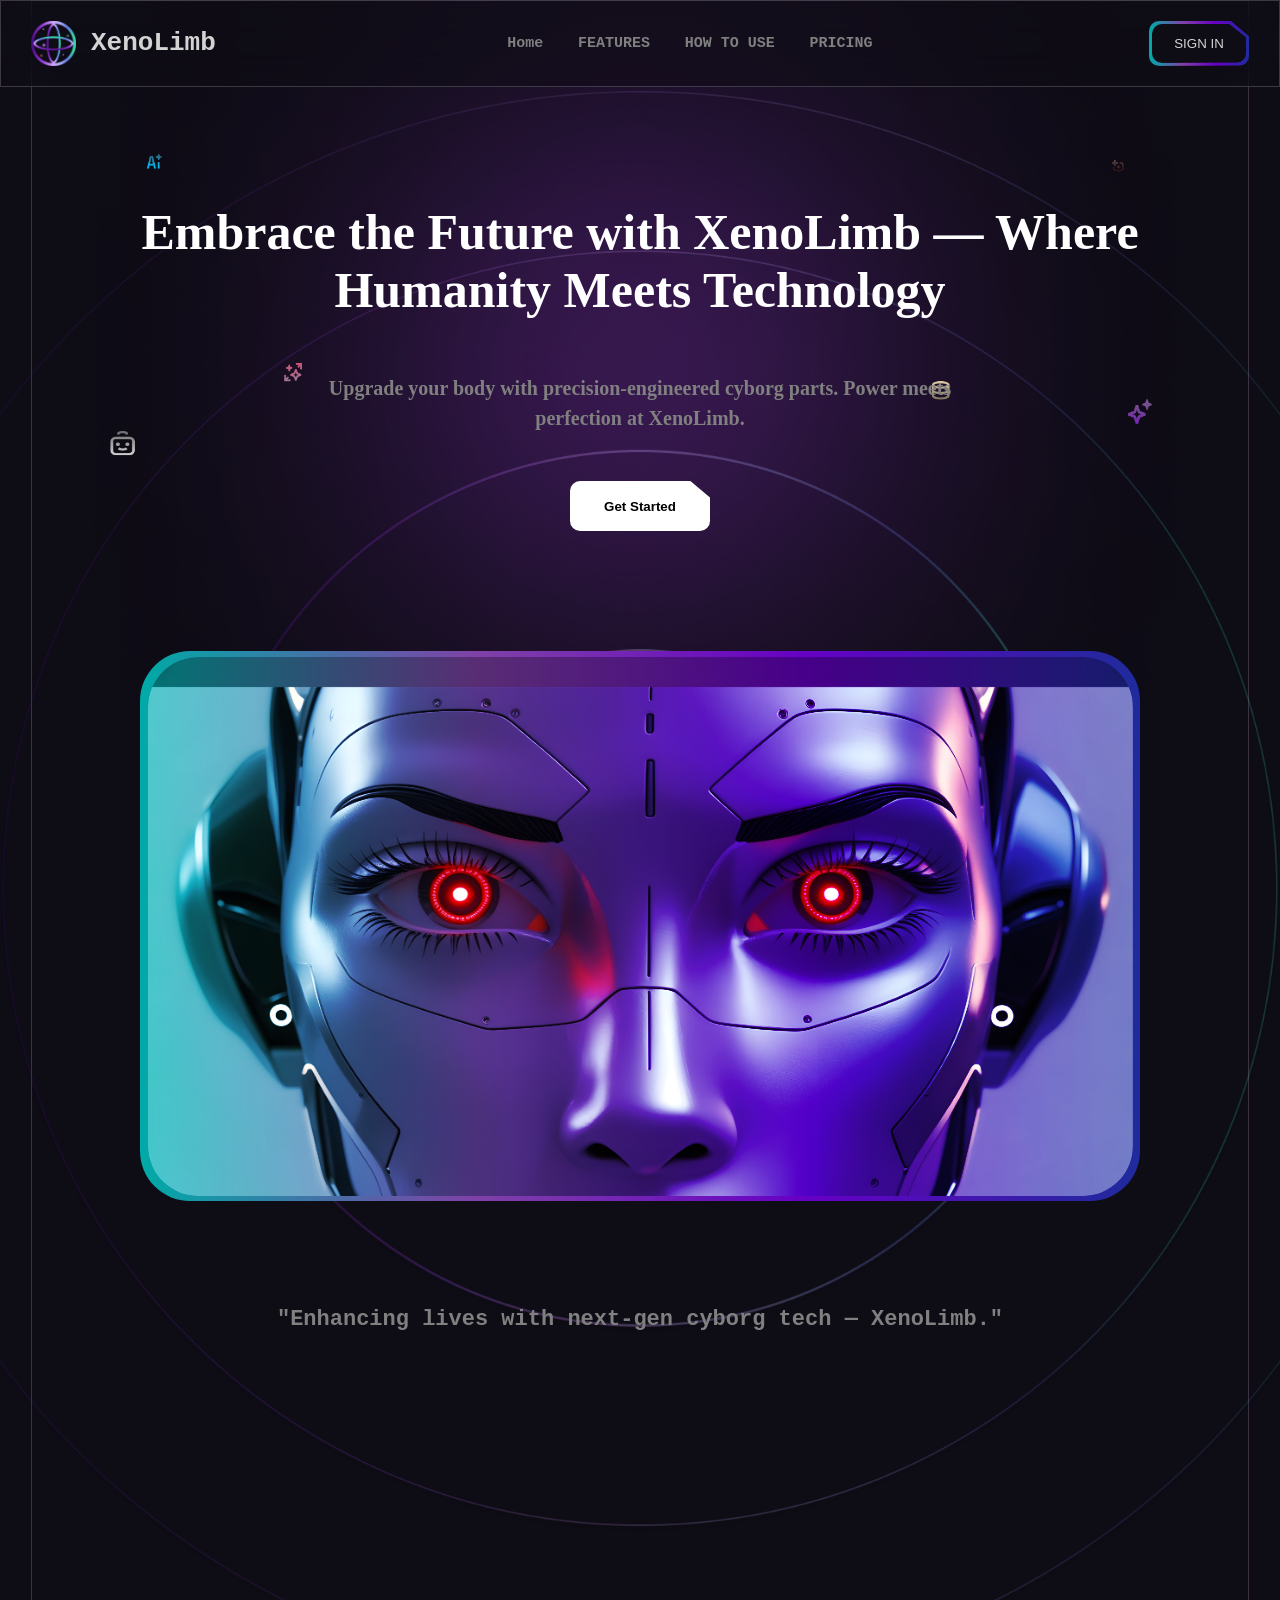
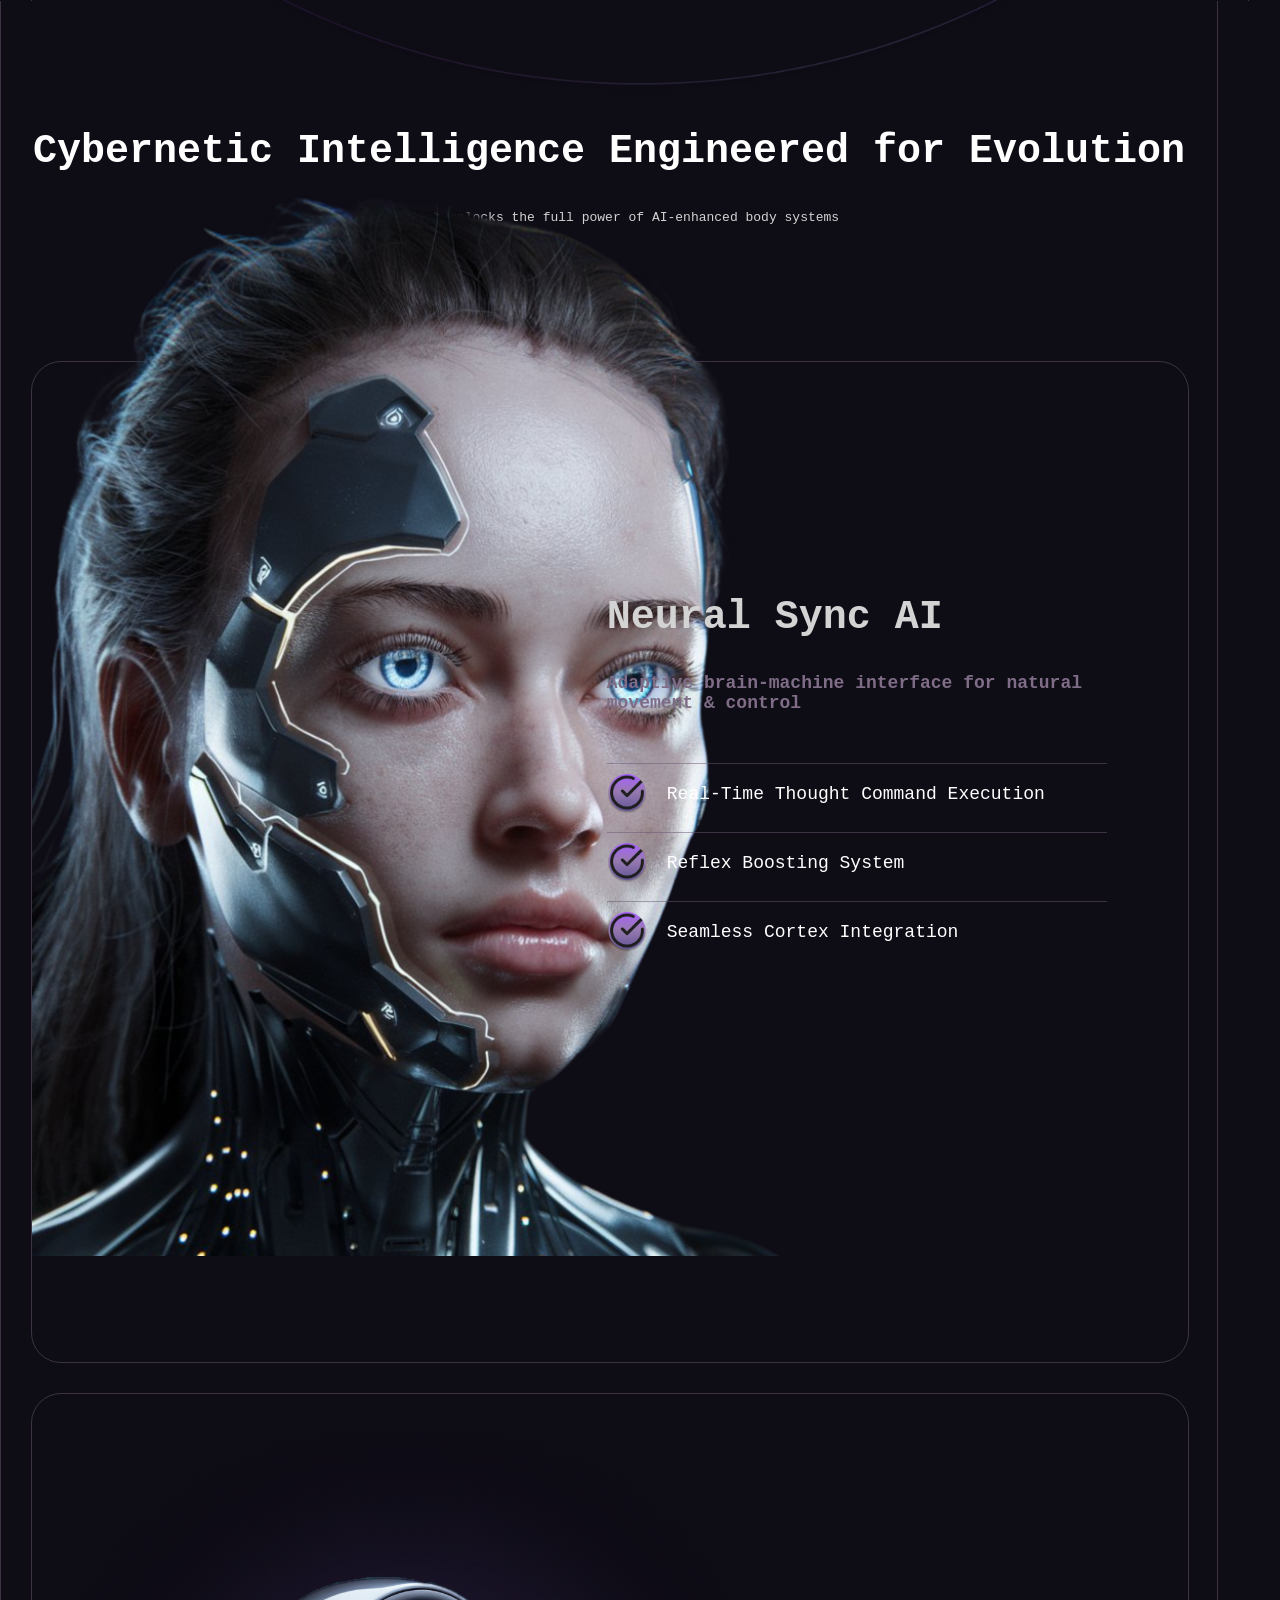
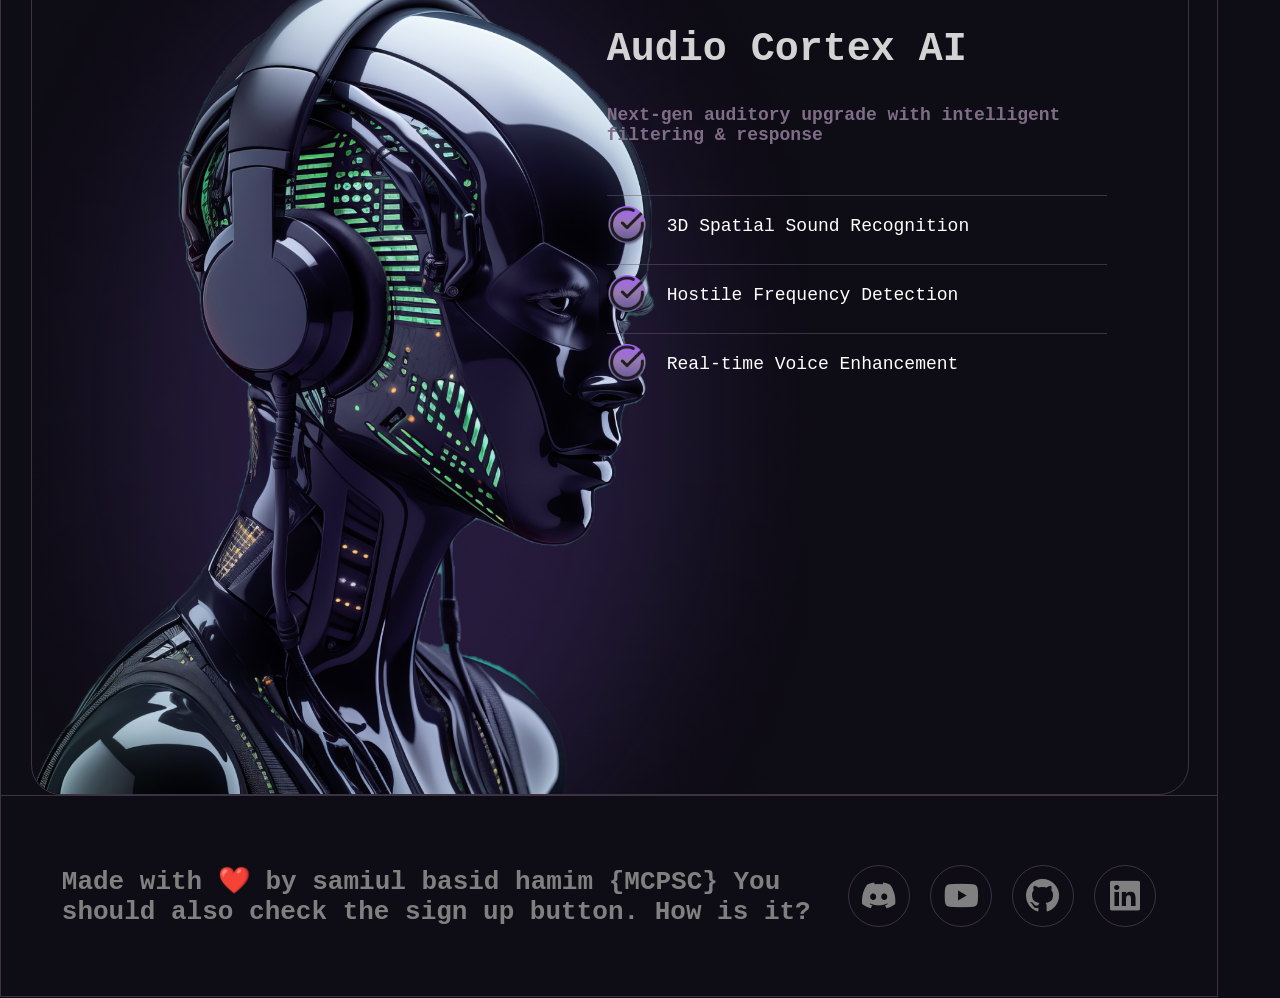
<file: index.html>
<!DOCTYPE html>
<html lang="en">
<head>
    <meta charset="UTF-8" />
    <meta name="viewport" content="width=device-width, initial-scale=1.0" />
    <title>XenoLimb</title>
    <link rel="stylesheet" href="style.css" />
    <link href='https://unpkg.com/boxicons@2.1.4/css/boxicons.min.css' rel='stylesheet' />
</head>
<body>
    <div class="container">
        <header>
            <div class="head-left">
                <img src="images/logo.png" alt="logo" />
                <h1>XenoLimb</h1>
            </div>

            <ul>
                <li><a href="index.html">Home</a></li>
                <li><a href="features.html">FEATURES</a></li>
                <li><a href="howtouse.html">HOW TO USE</a></li>
                <li><a href="pricing.html">PRICING</a></li>
                
            </ul>

            <div class="head-right">
                <div class="button-box">
                    <button id="signinButton">SIGN IN</button>
                </div>
            </div>

            <div class="menu-icon">
                <i class='bx bx-menu'></i>
            </div>
        </header>

        <div class="sidebar">
            <div class="close-icon">
                <i class='bx bx-x'></i>
            </div>

            <ul>
                <li><a href="features.html">FEATURES</a></li>
                <li><a href="pricing.html">PRICING</a></li>
                <li><a href="howtouse.html">HOW TO USE</a></li>
                <li><a href="roadmap.html">ROADMAP</a></li>
            </ul>

            <div class="social-sidebar">
                <a href="#"><i class='bx bxl-discord-alt'></i></a>
                <a href="#"><i class='bx bxl-youtube'></i></a>
                <a href="#"><i class='bx bxl-github'></i></a>
                <a href="#"><i class='bx bxl-linkedin-square'></i></a>
            </div>

            <div class="button-box">
                <button id="signinButton">SIGN IN</button>
            </div>
        </div>


        
        <section class="hero">
            <img class="hero-blur-image" src="images/hero blur img.png" alt="">
            <img class="hero-icons-image parallax" data-speed="4" src="images/hero icons img.png" alt="">
            <img class="hero-rings-image" src="images/hero rings icon.png" alt="">



            <h1>Embrace the Future with XenoLimb — Where Humanity Meets Technology</h1>
            <h3>Upgrade your body with precision-engineered cyborg parts. Power meets perfection at XenoLimb.</h3>
            <button>Get Started</button>

            <div class="hero-image-box">
                <div class="robot-box">
                    <div class="robot-header"></div>
                    <img src="images/robot1.png" alt="ribot-img">
                </div>

               

              
            </div>

            <h4>"Enhancing lives with next-gen cyborg tech — XenoLimb."</h4>

            
            </div>
        </section>

        <div id="signinPage" class="signin-page-box">
            <div class="signin-page">
                <h1>Sign In</h1>
                <input type="text" placeholder="User Name">
                <input type="text" placeholder="Email">
                <input type="text" placeholder="Password">
                <button>Sign in</button>
                <p>Login</p>
                <div id="closeIcon"><i class='bx bx-x'></i></div>
            </div>
        </div>



        

        <section class="generative-section">
            <h1> Cybernetic Intelligence Engineered for Evolution</h1>
            <p></p>XenoLimb unlocks the full power of AI-enhanced body systems</p>

            <div class="grid-box">
                <!-- Card 1 -->
                <div class="grid-card grid1 autoBlur">
                    <img src="images/service-1.png" alt="" class="grid1-robot-img">
                    <div class="info">
                        <h2>Neural Sync AI</h2>
                        <h4>Adaptive brain-machine interface for natural movement & control</h4>
                        <p><img src="images/Check circle.png" alt=""> Real-Time Thought Command Execution</p>
                        <p><img src="images/Check circle.png" alt=""> Reflex Boosting System</p>
                        <p><img src="images/Check circle.png" alt=""> Seamless Cortex Integration</p>
                    </div>
                </div>
        

        
                <!-- Card 4 -->
                <div class="grid-card grid4 autoBlur">
                    <img src="images/service-4.png" alt="" class="grid4-robot-img">
                    <div class="info">
                        <h2>Audio Cortex AI</h2>
                        <h4>Next-gen auditory upgrade with intelligent filtering & response</h4>
                        <p><img src="images/Check circle.png" alt=""> 3D Spatial Sound Recognition</p>
                        <p><img src="images/Check circle.png" alt=""> Hostile Frequency Detection</p>
                        <p><img src="images/Check circle.png" alt=""> Real-time Voice Enhancement</p>
                    </div>
                </div>
            </div>
        </section>

       
        </seccction>

        <footer>
            <h1>Made with ❤️ by samiul basid hamim {MCPSC} You should also check the sign up button. How is it?</h1>
            <div class="box-icons">
                <a href="#"><i class='bx bxl-discord-alt' ></i></a>
                <a href="#"><i class='bx bxl-youtube' ></i></a>
                <a href="#"><i class='bx bxl-github' ></i></a>
                <a href="#"><i class='bx bxl-linkedin-square' ></i></a>
            </div>
        </footer>

    </div>
    
    <script src="app.js"></script>
</body>
</html>
</file>
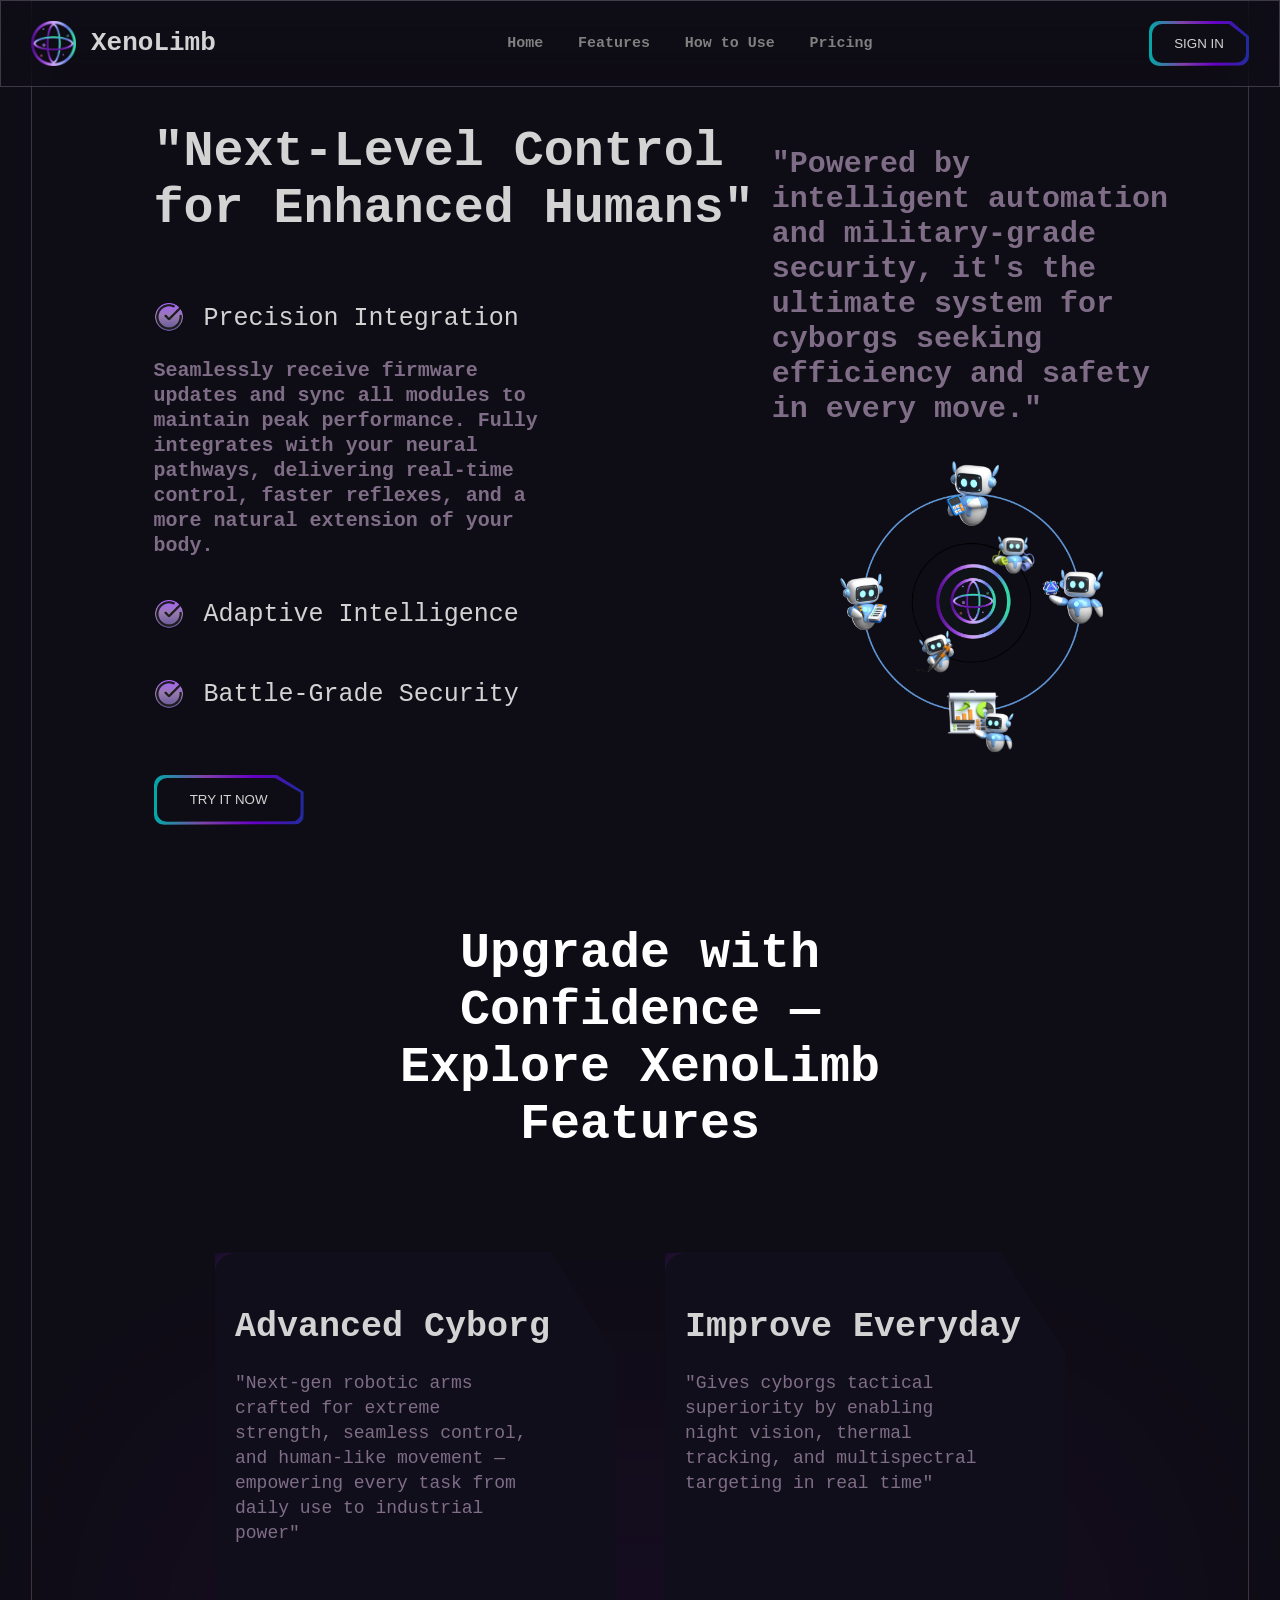
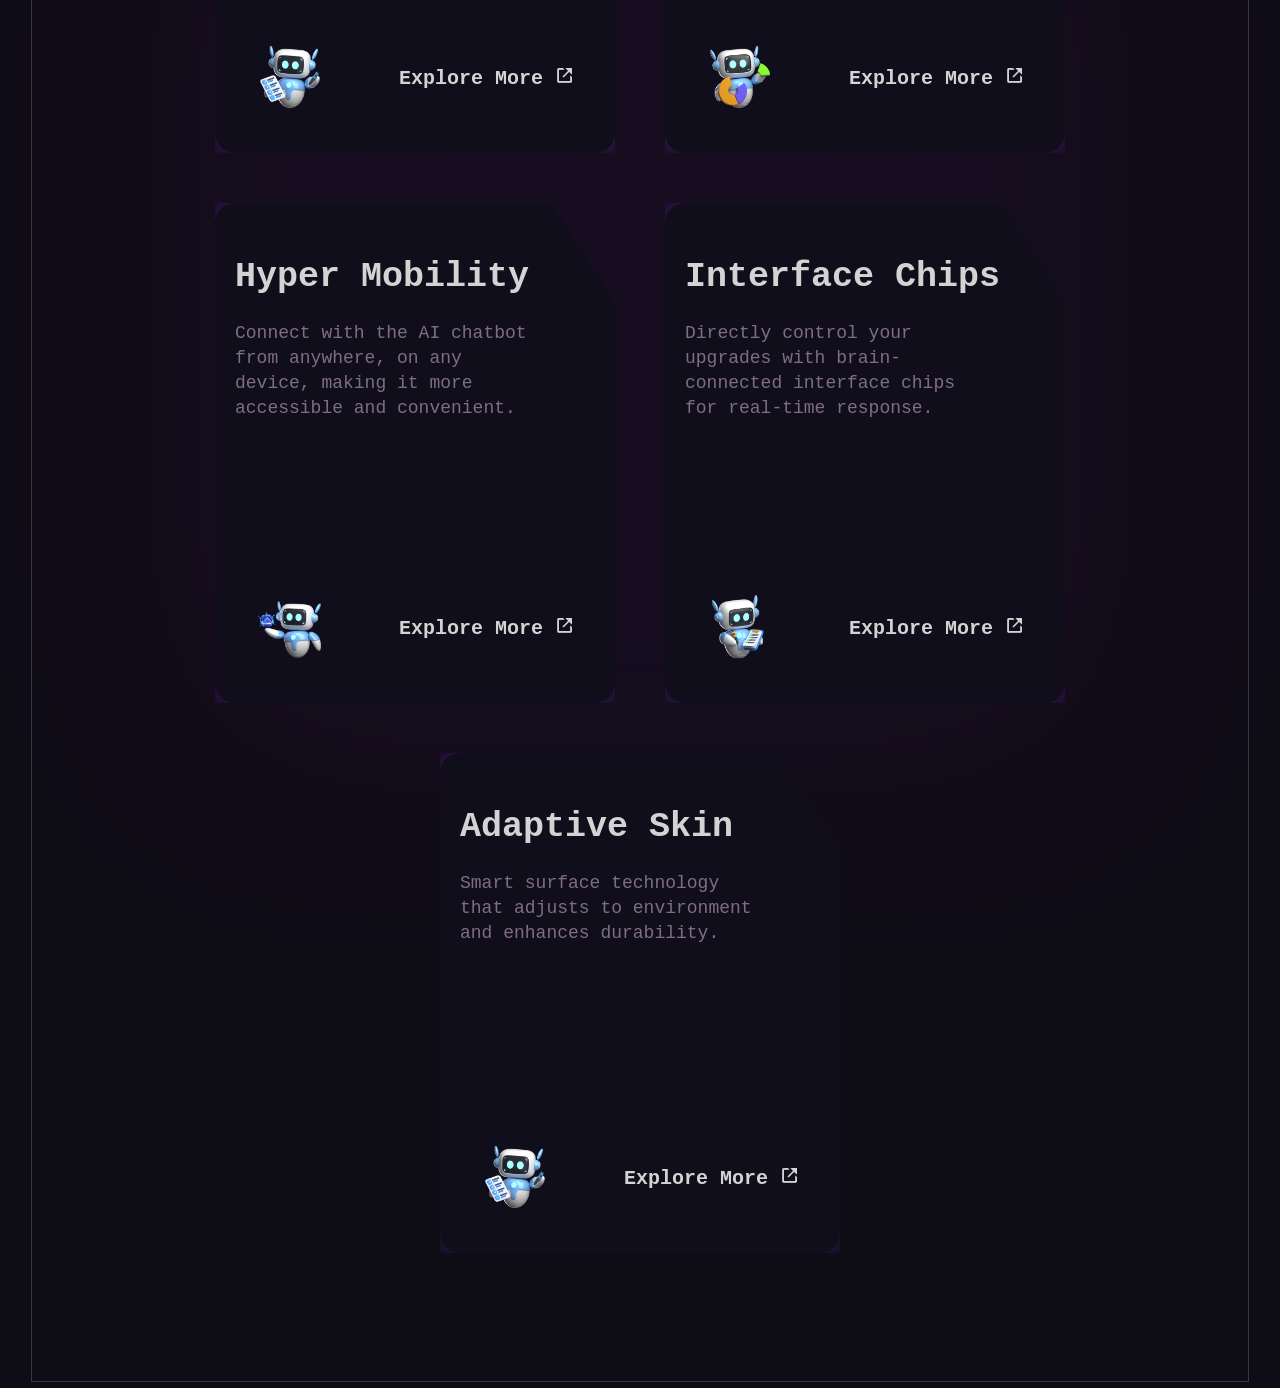
<file: features.html>
<!DOCTYPE html>
<html lang="en">
<head>
    <meta charset="UTF-8">
    <meta name="viewport" content="width=device-width, initial-scale=1.0">
    <title>Features | XenoLimb</title>
    <link rel="stylesheet" href="style.css">
    <link href='https://unpkg.com/boxicons@2.1.4/css/boxicons.min.css' rel='stylesheet'>
</head>
<body>
    <div class="container">
        <header>
            <div class="head-left">
                <img src="images/logo.png" alt="logo">
                <h1>XenoLimb</h1>
            </div>

            <ul>
                <li><a href="index.html">Home</a></li>
                <li><a href="features.html" class="active">Features</a></li>
                <li><a href="howtouse.html">How to Use</a></li>
                <li><a href="pricing.html">Pricing</a></li>

            </ul>

            <div class="head-right">
                <div class="button-box">
                    <button id="signinButton">SIGN IN</button>
                </div>
            </div>

            <div class="menu-icon">
                <i class='bx bx-menu'></i>
            </div>
        </header>


        <section class="chatApp-section">
            <div class="left-container">
                <h1 class="fadeInLeft">"Next-Level Control for Enhanced Humans"</h1>
                <p class="fadeInLeft"><img src="images/Check circle.png" alt=""> Precision Integration</p>

                <h2 class="fadeInLeft">Seamlessly receive firmware updates and sync all modules to maintain peak performance. Fully integrates with your neural pathways, delivering real-time control, faster reflexes, and a more natural extension of your body.</h2>
                
                <p class="fadeInLeft"><img src="images/Check circle.png" alt=""> Adaptive Intelligence</p>
                <p class="fadeInLeft"><img src="images/Check circle.png" alt=""> Battle-Grade Security</p>

                <div class="button-box fadeInLeft">
                    <button id="signinButton">TRY IT NOW</button>
                </div>
            </div>

            <div class="right-container">
                <h2 class="fadeInRight">"Powered by intelligent automation and military-grade security, it's the ultimate system for cyborgs seeking efficiency and safety in every move."</h2>
                <img class="fadeInRight" src="images/tools group.png" alt="">
            </div>
        </section>





        <section class="features-section">
            <h1>Upgrade with Confidence — Explore XenoLimb Features</h1>

            <div class="features-gradient"></div>

            <div class="features-card-box">
                <div class="features-card autoDisplay">
                    <h2>Advanced Cyborg </h2>
                    <p>"Next-gen robotic arms crafted for extreme strength, seamless control, and human-like movement — empowering every task from daily use to industrial power"</p>
                    <div class="explore-more">
                        <img src="images/feature1.png" alt="">
                        <a href="#">Explore More <i class='bx bx-link-external'></i></a>
                    </div>

                    <img class="features-back-img" src="images/features back img.png" alt="">
                </div>

                <div class="features-card autoDisplay">
                    <h2>Improve Everyday</h2>
                    <p>"Gives cyborgs tactical superiority by enabling night vision, thermal tracking, and multispectral targeting in real time"</p>

                    <div class="explore-more">
                        <img src="images/feature2.png" alt="">
                        <a href="#">Explore More <i class='bx bx-link-external'></i></a>
                    </div>

                    <img class="features-back-img" src="images/features back img.png" alt="">
                </div>

                <div class="features-card autoDisplay">
                    <h2>Hyper Mobility </h2>
                    <p>Connect with the AI chatbot from anywhere, on any device, making it more accessible and convenient.</p>

                    <div class="explore-more">
                        <img src="images/feature3.png" alt="">
                        <a href="#">Explore More <i class='bx bx-link-external'></i></a>
                    </div>

                    <img class="features-back-img" src="images/features back img.png" alt="">
                </div>

                <div class="features-card autoDisplay">
                    <h2>Interface Chips</h2>
                    <p>Directly control your upgrades with brain-connected interface chips for real-time response.</p>

                    <div class="explore-more">
                        <img src="images/feature4.png" alt="">
                        <a href="#">Explore More <i class='bx bx-link-external'></i></a>
                    </div>

                    <img class="features-back-img" src="images/features back img.png" alt="">
                </div>

                <div class="features-card autoDisplay">
                    <h2>Adaptive Skin</h2>
                    <p>Smart surface technology that adjusts to environment and enhances durability.</p>
              
                    <div class="explore-more">
                        <img src="images/feature1.png" alt="">
                        <a href="#">Explore More <i class='bx bx-link-external'></i></a>
                    </div>

                    <img class="features-back-img" src="images/features back img.png" alt="">
            </div>
        </section> 
    </div>
</body>
</html>
</file>
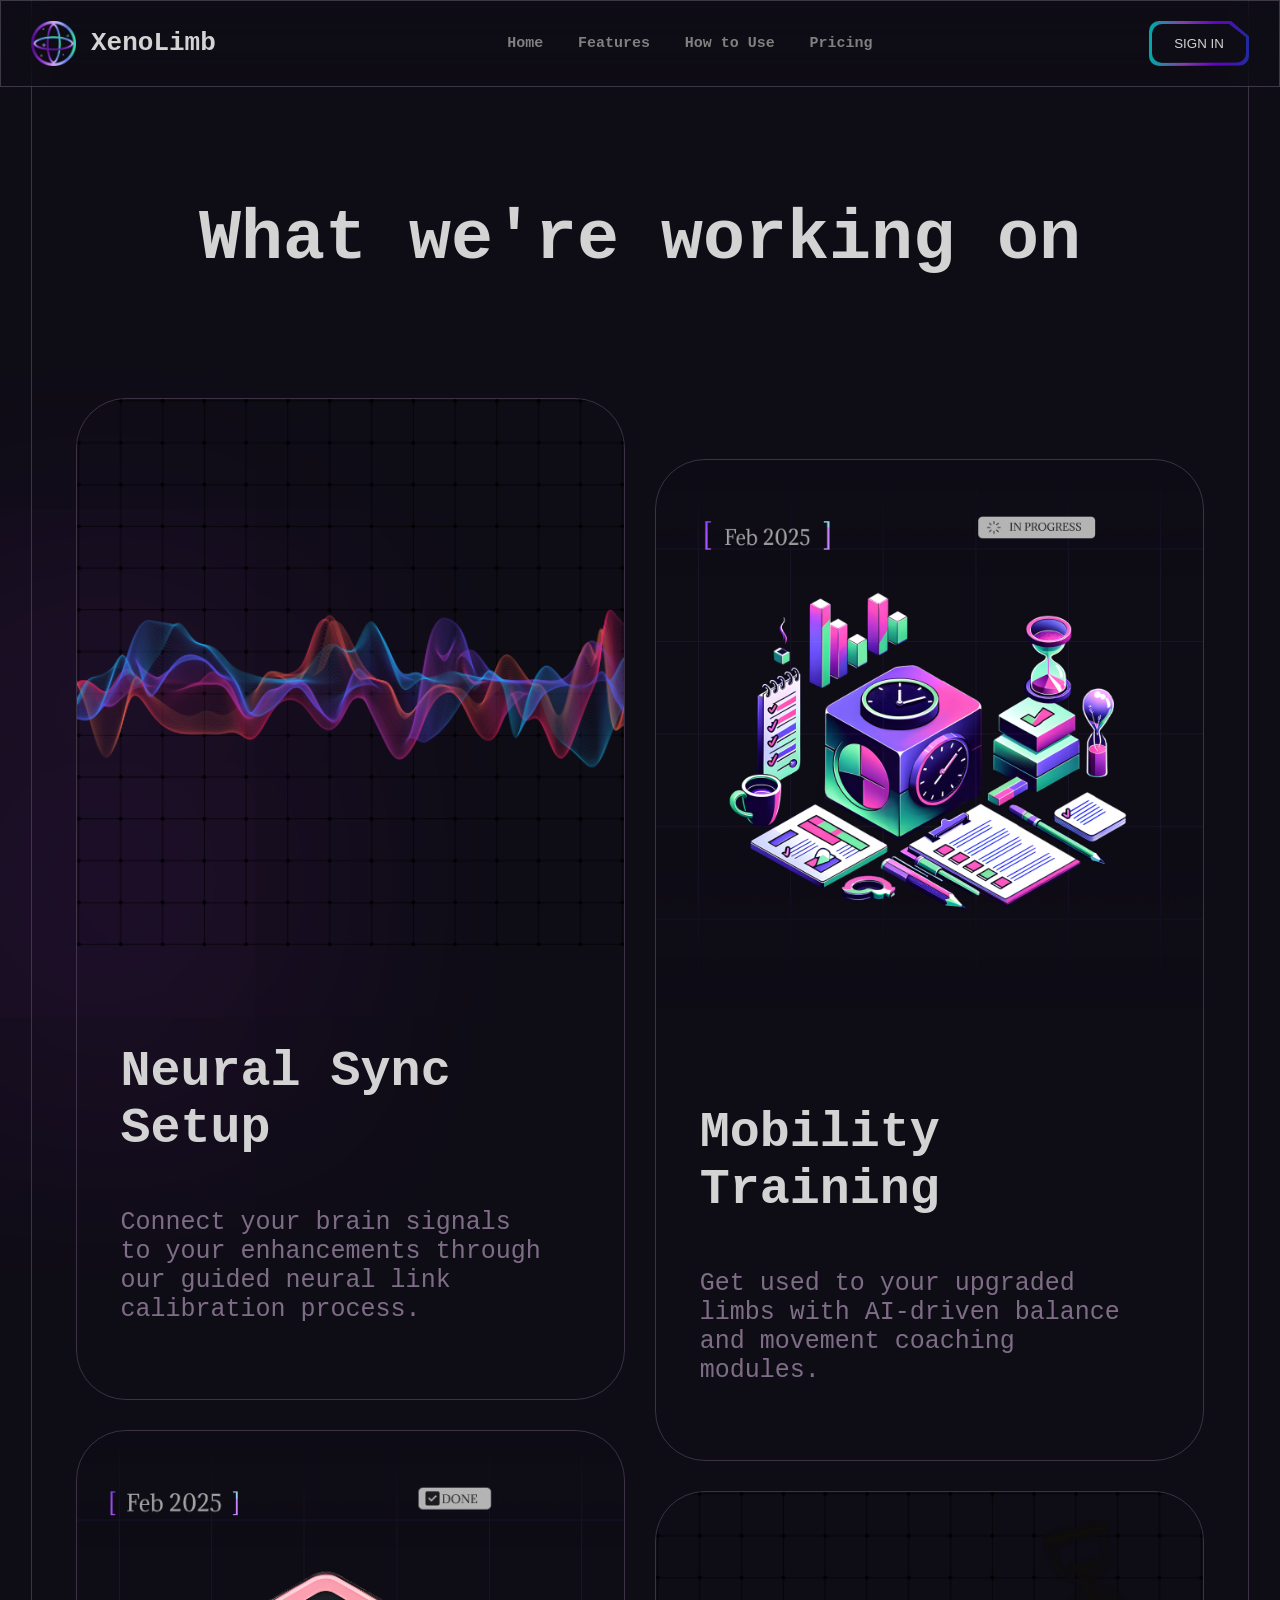
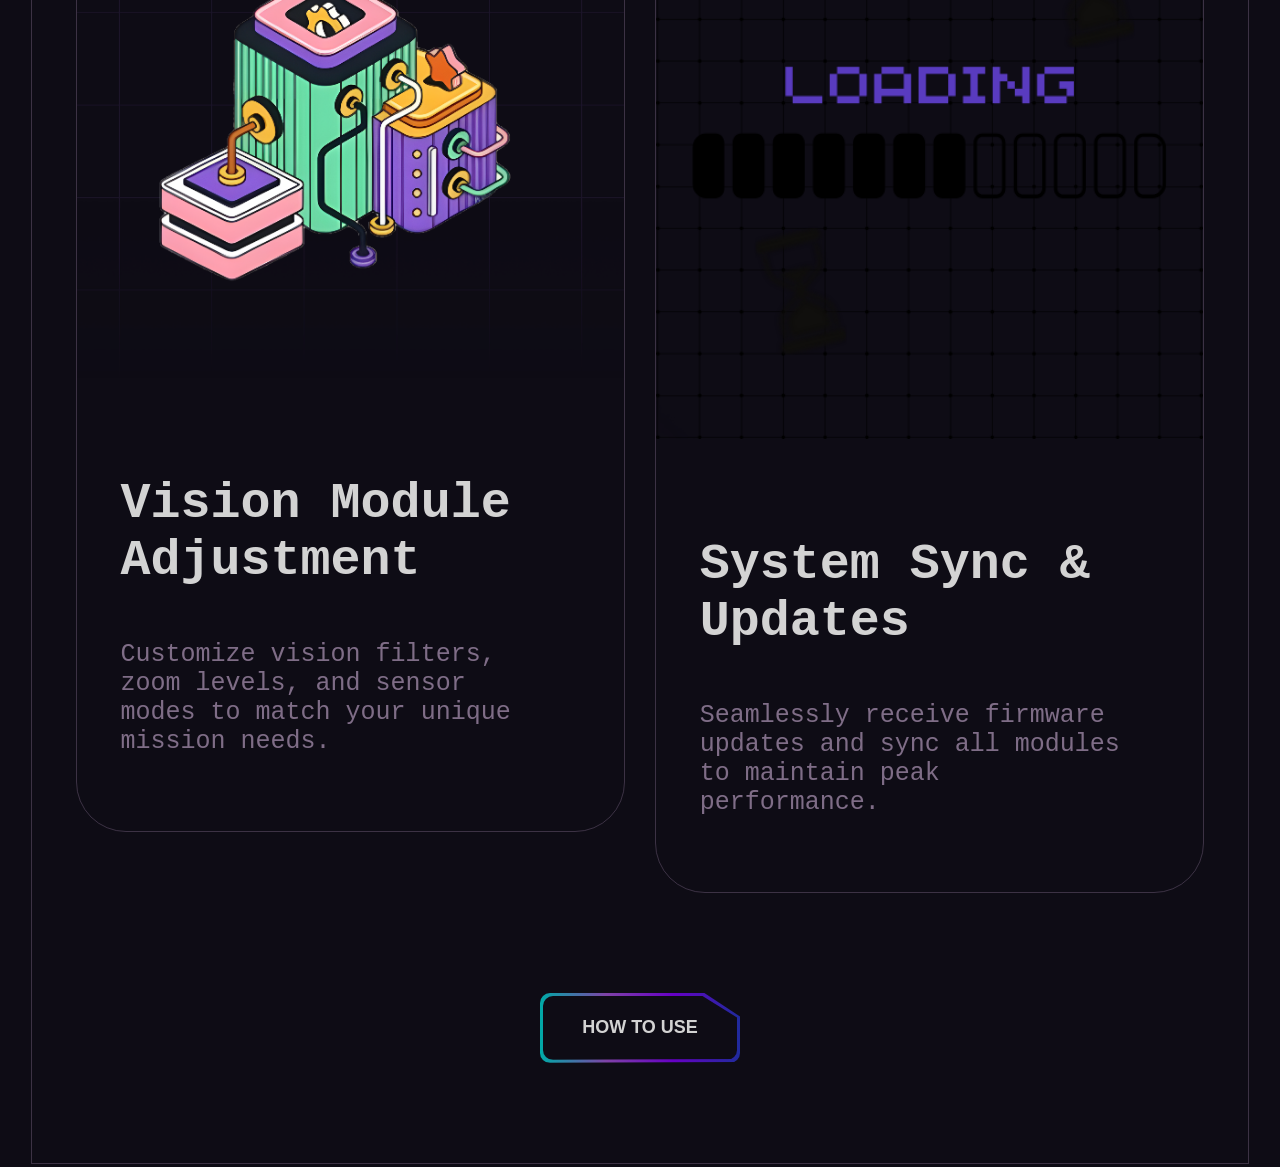
<file: howtouse.html>
<!DOCTYPE html>
<html lang="en">
<head>
    <meta charset="UTF-8">
    <meta name="viewport" content="width=device-width, initial-scale=1.0">
    <title>How to Use | XenoLimb</title>
    <link rel="stylesheet" href="style.css">
    <link href='https://unpkg.com/boxicons@2.1.4/css/boxicons.min.css' rel='stylesheet'>
</head>
<body>
    <div class="container">
        <header>
            <div class="head-left">
                <img src="images/logo.png" alt="logo">
                <h1>XenoLimb</h1>
            </div>

            <ul>
                <li><a href="index.html">Home</a></li>
                <li><a href="features.html">Features</a></li>
               
                <li><a href="howtouse.html" class="active">How to Use</a></li>
                <li><a href="pricing.html">Pricing</a></li>
                
            </ul>

            <div class="head-right">
                <div class="button-box">
                    <button id="signinButton">SIGN IN</button>
                </div>
            </div>

            <div class="menu-icon">
                <i class='bx bx-menu'></i>
            </div>
        </header>

        <section class="roadmap-section">
            <h1>What we're working on</h1>

            <div class="roadmap-cards-box">
                <div class="roadmap-card autoBlur">
                    <img src="images/roadmap-1.png" alt="">
                    <h2>Neural Sync Setup</h2>
                    <p>Connect your brain signals to your enhancements through our guided neural link calibration process.</p>
                </div>

                <div class="roadmap-card autoBlur">
                    <img src="images/roadmap-2.png" alt="">
                    <h2>Mobility Training</h2>
                    <p>Get used to your upgraded limbs with AI-driven balance and movement coaching modules.</p>
                </div>

                <div class="roadmap-card autoBlur">
                    <img src="images/roadmap-3.png" alt="">
                    <h2>Vision Module Adjustment</h2>
                    <p>Customize vision filters, zoom levels, and sensor modes to match your unique mission needs.</p>
                </div>

                <div class="roadmap-card autoBlur">
                    <img src="images/roadmap-4.png" alt="">
                    <h2>System Sync & Updates</h2>
                    <p>Seamlessly receive firmware updates and sync all modules to maintain peak performance.</p>
                </div>
            </div>

            <div class="button-box">
                <button>HOW TO USE</button>
            </div>

            <div class="roadmap-gradient"></div>
        </section>
    </div>
</body>
</html>
</file>
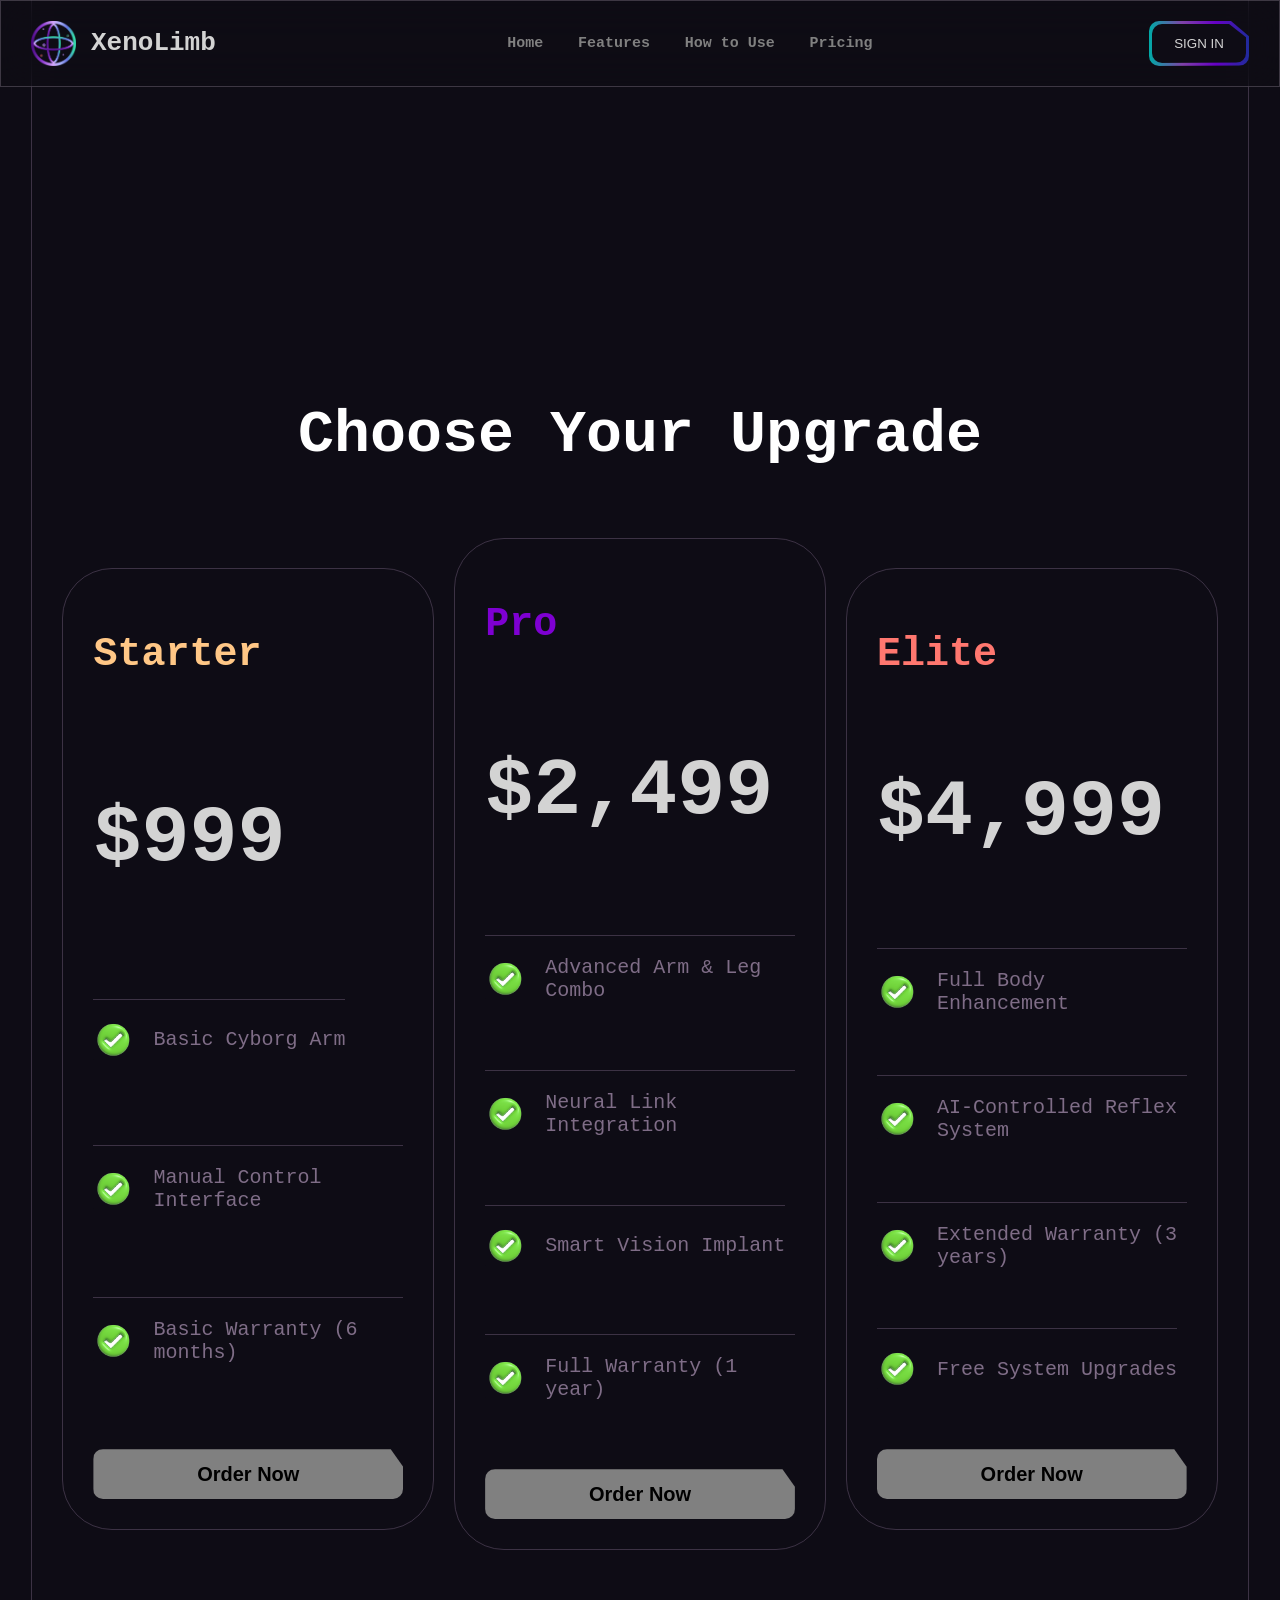
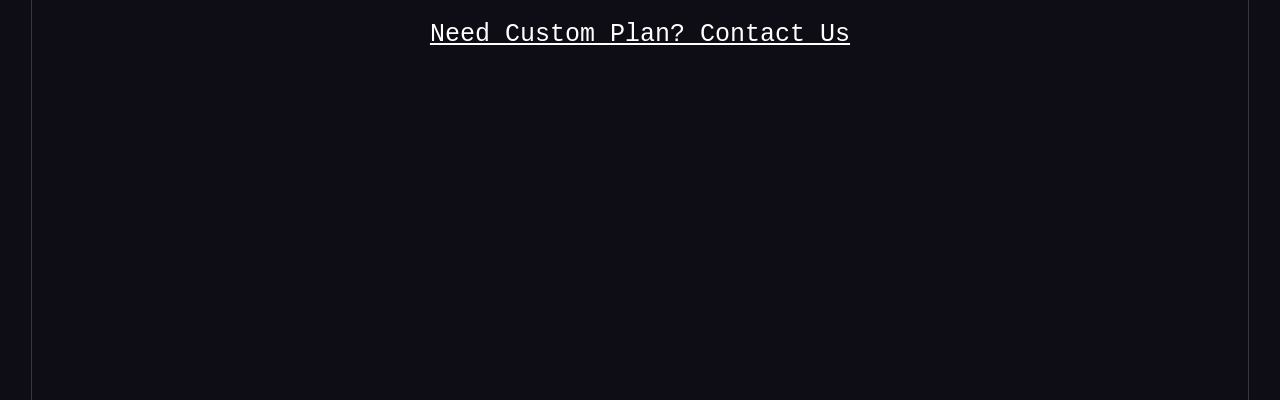
<file: PRICING.html>
<!DOCTYPE html>
<html lang="en">
<head>
    <meta charset="UTF-8">
    <meta name="viewport" content="width=device-width, initial-scale=1.0">
    <title>Pricing | XenoLimb</title>
    <link rel="stylesheet" href="style.css">
    <link href='https://unpkg.com/boxicons@2.1.4/css/boxicons.min.css' rel='stylesheet'>
</head>
<body>
    <div class="container">
        <header>
            <div class="head-left">
                <img src="images/logo.png" alt="logo">
                <h1>XenoLimb</h1>
            </div>

            <ul>
                <li><a href="index.html">Home</a></li>
                <li><a href="features.html">Features</a></li>
                <li><a href="howtouse.html">How to Use</a></li>
                <li><a href="pricing.html" class="active">Pricing</a></li>

                
            </ul>

            <div class="head-right">
                <div class="button-box">
                    <button id="signinButton">SIGN IN</button>
                </div>
            </div>

            <div class="menu-icon">
                <i class='bx bx-menu'></i>
            </div>
        </header>

        <section class="pricing-section">
            <h1 class="title">Choose Your Upgrade</h1>

            <div class="pricing-container">
                <div class="price-box">
                    <h1>Starter</h1>
                    <h3>$999</h3>
                    <p><img src="images/icon1.png"> Basic Cyborg Arm</p>
                    <p><img src="images/icon1.png"> Manual Control Interface</p>
                    <p><img src="images/icon1.png"> Basic Warranty (6 months)</p>
                    <button>Order Now</button>
                </div>

                <div class="price-box">
                    <h1>Pro</h1>
                    <h3>$2,499</h3>
                    <p><img src="images/icon1.png"> Advanced Arm & Leg Combo</p>
                    <p><img src="images/icon1.png"> Neural Link Integration</p>
                    <p><img src="images/icon1.png"> Smart Vision Implant</p>
                    <p><img src="images/icon1.png"> Full Warranty (1 year)</p>
                    <button>Order Now</button>
                </div>

                <div class="price-box">
                    <h1>Elite</h1>
                    <h3>$4,999</h3>
                    <p><img src="images/icon1.png"> Full Body Enhancement</p>
                    <p><img src="images/icon1.png"> AI-Controlled Reflex System</p>
                    <p><img src="images/icon1.png"> Extended Warranty (3 years)</p>
                    <p><img src="images/icon1.png"> Free System Upgrades</p>
                    <button>Order Now</button>
                </div>
            </div>

            <a href="#">Need Custom Plan? Contact Us</a>
        </section>
    </div>
</body>
</html>
</file>
<file: style.css>
body{
    margin: 0;
    padding: 0;
    background-color: rgb(14 12 21);
    font-family: monospace;
    color: lightgray;
}

.container{
    display: flex;
    flex-direction: column;
    justify-content: center;
    align-items: center;
    position: relative;
}

header{
    position: fixed;
    top: 0;
    left: 0;
    right: 0;
    display: flex;
    align-items: center;
    justify-content: space-between;
    padding: 10px 30px;
    background-color: rgba(14, 12, 21, 0.5);
    backdrop-filter: blur(20px);
    border: 0.5px solid rgba(110, 101, 114, 0.5);
    z-index: 999;
}

.head-left{
    display: flex;
    align-items: center;
}

.head-left img{
    height: 45px;
    margin-right: 15px;
}

header ul{
    display: flex;
    justify-content: space-between;
    width: 30%;
}

header ul li{
    list-style: none;
}

header a{
    text-decoration: none;
    color: gray;
    font-weight: 900;
    font-size: 15px;
    transition: 0.3s;
}

header a:hover{
    color: lightgray;
    text-shadow: 0 0 15px rgba(255, 255, 255, 0.352);
}

.head-right{
    display: flex;
    align-items: center;
}

.button-box{
    position:relative;
    width: 100px;
    height: 45px;
    margin-left: 25px;
    border-radius: 10px;
    background: linear-gradient(to right, #00aaa7, #7f42a7, #6600c5, #1f2b9c,#2a46ff, #0099ff, #00aaa7);
    background-size: 200%;
    animation: animationGradient 2.5s linear infinite;
    clip-path: polygon(0 0, 82% 0, 100% 34%, 100% 80%, 100% 99%, 0 100%, 0% 80%, 0% 20%);
}

@keyframes animationGradient{
    to{
        background-position: 200%;
    }
}

.button-box button{
    position: absolute;
    inset: 3px 3px 3px 3px;
    border: none;
    background-color: rgb(14 12 21);
    color: lightgray;
    border-radius: 10px;
    clip-path: polygon(0 0, 82% 0, 100% 34%, 100% 80%, 100% 99%, 0 100%, 0% 80%, 0% 20%);
    cursor: pointer;
    transition: 0.3s;
}

.head-right button:hover{
    color: #7e00d2;
}

.hero{
    position: relative;
    display: flex;
    justify-content: center;
    align-items: center;
    width: 95%;
    height: 1600px;
    border: 0.5px solid rgba(107, 88, 116, 0.5);
    border-bottom: none;
}


.hero-blur-image{
    position: absolute;
    width: 100%;
    top: -15%;
}

.hero-rings-image{
    position: absolute;
    height: 100%;
    top: 90px;
    opacity: 0.4;
}

.hero-icons-image{
    width: 100%;
    position: absolute;
    top: 8%;
}

.hero h1{
    position: absolute;
    top: 10%;
    font-family: Cambria, Cochin, Georgia, Times, 'Times New Roman', serif;
    font-size: 50px;
    max-width: 1000px;
    text-align: center;
    color: white;
}


.hero h3{
    position: absolute;
    top: 22%;
    font-size: 20px;
    max-width: 700px;
    font-family:Cambria, Cochin, Georgia, Times, 'Times New Roman', serif;
    text-align: center;
    line-height: 30px;
    color: gray;
}

.hero button{
    position: absolute;
    top: 30%;
    border: none;
    background-color: rgb(255, 255, 255);
    color: rgb(0, 0, 0);
    border-radius: 10px;
    width: 140px;
    height:50px;
    clip-path: polygon(0 0, 86% 0, 100% 33%, 100% 80%, 100% 100%, 0 100%, 0% 80%, 0% 20%);
    transition: 0.4s;
    cursor: pointer;
    transition: 0.3s;
    font-weight: bold;
}

.hero button:hover{
    opacity: 0.7;
    color: #7e00d2;
}

.hero-image-box{
    margin-top: 250px;
    position: relative;
    width: 1000px;
    height: 550px;
    display: flex;
    align-items: center;
    justify-content: center;
    border-radius: 50px;
    background: linear-gradient(to right, #00aaa7, #7f42a7, #6600c5, #1f2b9c,#2a46ff, #0099ff, #00aaa7);
    background-size: 200%;
    animation: animationGradient 2.5s linear infinite;
}

.hero-image-box .robot-box{
    width: 98.5%;
    height: 98%;
    overflow: hidden;
    position: relative;
    border-radius: 50px;
}

.hero-image-box .robot-box img{
    width: 100%;
    height: 100%;
    mix-blend-mode: hard-light;
}

.hero-image-box .robot-box .robot-header{
    height: 30px;
    width: 100%;
    background-color: rgba(0, 0, 0, 0.3);
    backdrop-filter: blur(10px);
}

.hero-image-box .element1{
    position: absolute;
    top: 25%;
    right: -15%;
    backdrop-filter: blur(10px);
    width: 25%;
    border-radius: 15px;
}

.hero-image-box .element1 img{
    width: 100%;
    border-radius: 15px;
    box-shadow: 0 0 15px rgba(255, 255, 255, 0.432);
}


.hero-image-box .element2{
    position: absolute;
    top: 45%;
    left: -15%;
    backdrop-filter: blur(10px);
    width: 25%;
    border-radius: 15px;
}

.hero-image-box .element2 img{
    width: 100%;
    border-radius: 15px;
    box-shadow: 0 0 15px rgba(255, 255, 255, 0.432);
}

.parallax{
    transition: transform 1s linear;
}

/* Sign In Page */
.signin-page-box{
    position: fixed;
    top: 60%;
    width: 30%;
    height: 60vh;
    scale: 0;
    filter: blur(10px);
    z-index: 2000;
}

.signin-page{
    width: 100%;
    height: 100%;
    position: relative;
    display: flex;
    flex-direction: column;
    align-items: center;
    justify-content: center;
    background-color: rgb(14 12 21);
    box-shadow: 0 0 15px rgba(255, 255, 255, 0.484);
    border-radius: 20px;
}

.signin-page h1{
    font-size: 40px;
    font-weight: bold;
}

.signin-page input{
    padding: 7.5px 30px;
    background-color: lightgray;
    width: 60%;
    height: 35px;
    border: none;
    outline: none;
    clip-path: polygon(0 0, 93% 0, 100% 43%, 100% 80%, 100% 99%, 0 100%, 0% 80%, 0% 20%);
    border-radius: 5px;
    margin-bottom: 5%;
}

.signin-page button{
    width: 50%;
    height: 40px;
    font-size: 20px;
    font-weight: 700;
    background-color: #7e00d2;
    border: none;
    border-radius: 5px;
    cursor: pointer;
    color: white;
}

.signin-page p{
    display: flex;
    align-items: center;
    justify-content: center;
    width: 50%;
    height: 40px;
    font-size: 20px;
    font-weight: 700;
    background-color: gray;
    border-radius: 5px;
    cursor: pointer;
    color: white;
}

.signin-page div{
    position: absolute;
    top: 3%;
    right: 3%;
    font-size: 40px;
    cursor: pointer;
    transition: 0.3s;
}

.signin-page div:hover{
    opacity: 0.7;
}

/* OPEN SIGNIN PAGE */
.openSignin{
    animation: openSigninAnimation 0.7s forwards;
}

@keyframes openSigninAnimation{
    to{
        filter: blur(0);
        scale: 1;
        top: 25%;
    }
}

/* CLOSE SIGNIN PAGE OPEN */
.closeSignin{
    animation: closeSigninAnimation 0.7s forwards;
}

@keyframes closeSigninAnimation{
    from{
        filter: blur(0);
        scale: 1;
        top: 25%;
    }
    to{
        filter: blur(10px);
        scale: 0;
        top: 60%;
    }
}

/* COMPANIES SECTION */
.hero h4{
    position: absolute;
    bottom: 15%;
    color: gray;
    font-size: 22px;
}

.companies-list{
    display: flex;
    justify-content: space-between;
    position: absolute;
    bottom: 3%;
    width: 90%;
}

.companies-list .company{
    display: flex;
    align-items: center;
}

.companies-list .company img{
    height: 50px;
    margin-right: 10px;
}

.companies-list .company p{
    font-size: 30px;
    font-weight: bold;
}


/* FEATURES SECTION */
.features-section{
    position: relative;
    display: flex;
    flex-direction: column;
    align-items: center;
    width: 95%;
    border: 0.5px solid rgba(107, 88, 116, 0.5);
    border-top: none;
    padding-bottom: 10%;
}

.explore-more img{
    width: 70px;
}

.features-section h1{
    font-size: 50px;
    max-width: 600px;
    text-align: center;
    color: white;
    margin: 100px 0;
}

.features-card-box{
    width: 90%;
    display: flex;
    flex-wrap: wrap;
    justify-content: center;
    gap: 50px;
}

.features-gradient{
    position: absolute;
    top: 50%;
    left: 50%;
    z-index: -1;
    box-shadow: 0 0 500px 500px rgba(103, 32, 136, 0.1);
    mix-blend-mode: lighten;
}

.features-card{
    position: relative;
    width: 25%;
    min-width: 400px;
    height: 500px;
    background-color: rgb(17, 14, 27);
    border-radius: 20px;
    clip-path: polygon(0 0, 84% 0, 100% 20%, 100% 80%, 100% 100%, 0 100%, 0% 80%, 0% 20%);
    box-shadow: 0 0 25px rgba(138, 43, 226, 0.4);
}

.features-card h2{
    position: absolute;
    top: 5%;
    left: 5%;
    font-size: 35px;
}

.features-card p{
    position: absolute;
    top: 20%;
    left: 5%;
    max-width: 300px;
    font-size: 18px;
    color: rgb(127, 109, 135);
    line-height: 25px;
}

.features-card .explore-more{
    position: absolute;
    left: 10%;
    bottom: 8%;
    right: 10%;
    display: flex;
    align-items: center;
    justify-content: space-between;
}

.features-card .explore-more a{
    text-decoration: none;
    color: lightgray;
    font-size: 20px;
    font-weight: bold;
    text-wrap: nowrap;
}

.features-back-img{
    height: 100%;
    width: 100%;
    opacity: 0;
    transition: 0.5s;
}

.features-back-img:hover{
    opacity: 0.08;
}



/* CHAT APP SECTION */
.chatApp-section{
    display: flex;
    justify-content: space-between;
    width: 95%;
    height: 100%;
    border: 0.5px solid rgb(107, 88, 116, 0.5);
    border-bottom: none;
}

.chatApp-section .left-container{
    display: flex;
    flex-direction: column;
    margin-left: 10%;
    margin-top: 10%;
}

.chatApp-section .left-container h1{
    font-size: 50px;
    max-width: 700px;
    margin-top: 0;
    
}

.chatApp-section .left-container p{
    display: flex;
    align-items: center;
    font-size: 25px;
}

.chatApp-section .left-container p img{
    height: 30px;
    margin-right: 20px;
}

.chatApp-section .left-container h2{
    max-width: 400px;
    font-size: 20px;
    color: rgb(127, 109, 135);
    line-height: 25px;
    margin-top: 0;
}

.chatApp-section .left-container .button-box{
    margin: 0;
    margin-top: 40px;
    width: 150px;
    height: 50px;
}


/* .chatApp-section .left-container h1{
    font-size: 40px;
    max-width: 650px;
    margin-top: 0;
}

.chatApp-section .left-container p{
    display: flex;
    align-items: center;
    font-size: 20px;
}

.chatApp-section .left-container p img{
    height: 25px;
    margin-right: 20px;
}

.chatApp-section .left-container h2{
    max-width: 400px;
    font-size: 17px;
    color: rgb(127, 109, 135);
    line-height: 25px;
    margin-top: 0;
}

.chatApp-section .left-container .button-box{
    margin: 0;
    margin-top: 40px;
    width: 130px;
    height: 40px;
} */

.chatApp-section .right-container{
    display: flex;
    flex-direction: column;
    align-items: center;
    margin-top: 10%;
    margin-right: 5%;
}

.chatApp-section .right-container img{
    width: 70%;
}

.chatApp-section .right-container h2{
    max-width: 400px;
    font-size: 30px;
    color: rgb(127, 109, 135);
    line-height: 35px;
}


/* GENERATIVE SECTION */
.generative-section{
    position: relative;
    display: flex;
    flex-direction: column;
    align-items: center;
    width: 95%;
    border: 0.5px solid rgba(107, 88, 116, 0.5);
    border-top: none;
    border-bottom: none;
    padding-top: 10%;
}

.generative-section h1{
    font-size: 40px;
    text-align: center;
    color: white;
    margin: 0;
}

.generative-section p{
    font-size: 18px;
    color: rgb(127, 109, 135);
    text-align: center;
}

.generative-section .grid-box{
    display: grid;
    grid-template-columns: auto auto;
    width: 95%;
    max-width: 1600px;
    margin-top: 100px;
    gap: 30px;
}

.generative-section .grid-box .grid-card{
    position: relative;
    border: 0.5px solid rgba(107, 88, 116, 0.5);
    width: 100%;
    height: 1000px;
    border-radius: 30px;
}

.generative-section .grid-box .grid1, .grid4{
    grid-column: span 2;
}


.generative-section .grid-box .grid1 .grid1-robot-img{
    height: 133%;
    position: absolute;
    bottom: 0;
    left: 0;
    border-radius: 30px;
}

.generative-section .grid-box .grid-card .info{
    position: absolute;
    right: 7%;
    top: 20%;
}

.generative-section .grid-box .grid-card .info h2{
    font-size: 40px;
    font-weight: bold;
}

.generative-section .grid-box .grid-card .info h4{
    font-size: 18px;
    color: rgb(127, 109, 135);
    max-width: 500px;
    margin-bottom: 50px;

}

.generative-section .grid-box .grid-card .info p{
    display: flex;
    align-items: center;
    color: white;
    font-size: 18px;
    border-top: 0.5px solid rgba(107, 88, 116, 0.5);
    padding-top: 10px;
}

.generative-section .grid-box .grid-card .info p img{
    height: 40px;
    margin-right: 20px;
}

.generative-section .grid-box .grid2{
    position: relative;
}

.generative-section .grid-box .grid2 img{
    height: 100%;
    position: absolute;
    right: 0;
    z-index: -1;
    border-radius: 30px;
}

.generative-section .grid-box .grid2 h1{
    position: absolute;
    bottom: 35%;
    left: 10%;
    font-weight: 700;
    font-size: 40px;
}

.generative-section .grid-box .grid2 p{
    position: absolute;
    bottom: 10%;
    left: 10%;
    font-size: 25px;
    color: rgb(127, 109, 135);
    max-width: 400px;
    font-weight: bold;
}

.generative-section .grid-box .grid2 div{
    height: 130px;
    width: 300px;
    background-color: black;
    position: absolute;
    top: 10%;
    right: 20%;
    border-radius: 20px;
    clip-path: polygon(0% 0%, 100% 0%, 100% 75%, 75% 75%, 75% 100%, 50% 75%, 0% 75%);
}

.generative-section .grid-box .grid2 div h2{
    width: 80%;
    margin-top: 20px;
    margin-left: 30px;
}

.generative-section .grid3{
    background-color: #15131d;
    position: relative;
}

.generative-section .grid3 img{
    width: 90%;
    position: absolute;
    bottom: 10px;
    left: 5%;
}
  

.generative-section .grid3 .info{
    width: 90%;
    position: absolute;
    left: 5%;
    margin-top: -20%;
}

.generative-section .grid3 .info .info-icons{
    display: flex;
    width: 100%;
    justify-content: space-between;
    gap: 5%;
    margin-top: 8%;
    flex-wrap: wrap;
}

.generative-section .grid3 .info .info-icons div{
    padding: 25px;
    background-color: #252134;
    border-radius: 20px;
    font-size: 40px;
    color: white;
}

.generative-section .grid3 .info .info-icons div:nth-child(3){
    background-image: linear-gradient(to right, #a962ff, #5b1f9c);
}

.generative-section .grid4 .grid4-robot-img{
    height: 100%;
    position: absolute;
    bottom: 0;
    left: 0;
    border-radius: 30px;
}

/* PRICING SECTION */
.pricing-section{
    width: 95%;
    height: 2000px;
    border: 0.5px solid rgba(107, 88, 116, 0.5);
    border-top: none;
    border-bottom: none;
    display: flex;
    align-items: center;
    justify-content: center;
    flex-direction: column;
    overflow: hidden;
}

.pricing-section .pricing-img-box{
    position: relative;
    width: 85%;
    height: 100%;
    display: flex;
    align-items: center;
    justify-content: center;
}

.pricing-section .pricing-img-box img{
    position: absolute;
    top: 20%;
}

.pricing-section .pricing-img-box img:nth-child(2){
    height: 350px;
    margin-top: 5%;
}

.pricing-section .title{
    font-size: 60px;
    color: white;
    text-align: center;
}

.pricing-section .price-box{
    display: flex;
    flex-direction: column;
    align-items: start;
    justify-content: space-between;
    width: 30%;
    height: 900px;
    border: 0.5px solid rgba(107, 88, 116, 0.5);    
    padding: 30px;
    border-radius: 50px;
    margin-top: 50px;
}

.pricing-section .pricing-container{
    display: flex;
    justify-content: space-between;
    width: 95%;
    column-gap: 20px;
}

.pricing-section .price-box h1{
    font-size: 40px;
    color: #ffc786;
    margin-bottom: 20px;
}

.pricing-section .price-box h3{
    font-size: 80px;
    margin-top: 10px;
    margin-bottom: 30px;
}

.pricing-section .price-box button{
    border: none;
    background-color: gray;
    color: black;
    border-radius: 10px;
    width: 100%;
    height: 50px;
    cursor: pointer;
    font-size: 20px;
    font-weight: bold;
    clip-path: polygon(0 0, 96% 0, 100% 35%, 100% 80%, 100% 100%, 0 100%, 0% 80%, 0% 20%);
}

.pricing-section .price-box p{
    display: flex;
    align-items: center;
    font-size: 20px;
    color: rgb(127, 109, 135);
    max-width: 500px;
    border-top: 0.5px solid rgba(107, 88, 116, 0.5);
    padding-top: 20px;
    margin: 0;
}

.pricing-section .price-box p img {
    height: 40px;
    margin-right: 20px;
}

.pricing-section .price-box:nth-child(2){
    margin-top: 20px;
    height: 950px;
}

.pricing-section .price-box:nth-child(2) h1{
    color: #7e00d2;
}

.pricing-section .price-box:nth-child(3) h1{
    color: #ff776f;
}

.pricing-section a{
    color: white;
    font-size: 25px;
    margin-top: 70px;
}


/* ROAD MAP SECTION */
.roadmap-section{
    position: relative;
    display: flex;
    flex-direction: column;
    align-items: center;
    justify-content: center;
    width: 95%;
    border: 0.5px solid rgba(107, 88, 116, 0.5);
    border-top: 0;
}

.roadmap-section h1{
    font-size: 70px;
    margin-top: 200px;
    text-align: center;
}

.roadmap-section .roadmap-card{
    border: 0.5px solid rgba(107, 88, 116, 0.5);
    position: relative;
    height: 1000px;
    width: 45%;
    border-radius: 50px;
    overflow: hidden;
}

.roadmap-section .roadmap-card img{
    position: absolute;
    top: 0;
    left: 0;
    right: 0;
    width: 100%;
}

.roadmap-section .roadmap-cards-box{
    width: 100%;
    display: flex;
    align-items: center;
    justify-content: center;
    flex-wrap: wrap;
    gap: 30px;
    max-width: 1600px;
}

.roadmap-section .roadmap-card h2{
    position: absolute;
    bottom: 20%;
    left: 8%;
    font-size: 50px;
}

.roadmap-section .roadmap-card p{
    position: absolute;
    bottom: 5%;
    left: 8%;
    max-width: 78%;
    font-size: 25px;
    color: rgb(127, 109, 135);
}

.roadmap-section .roadmap-card:nth-child(2){
    margin-top: 10%;
}

.roadmap-section .roadmap-card:nth-child(3){
    margin-top: -10%;
}

.roadmap-section .button-box{
    width: 200px;
    height: 70px;
    margin: 100px;
}

.roadmap-section .button-box button{
    font-size: 18px;
    font-weight: 700;
}

.roadmap-gradient{
    position: absolute;
    top: 30%;
    left: 0;
    z-index: -1;
    box-shadow: 0 0 300px 300px rgba(181, 47, 226, 0.10);
    mix-blend-mode: lighten;
}

/* FOOTER  */

footer{
    display: flex;
    align-items: center;
    justify-content: space-between;
    width: 95%;
    border: 0.5px solid rgba(107, 88, 116, 0.5);
    height: 200px;
}

footer h1{
    margin-left: 5%;
    color: gray;
}

footer .box-icons{
    margin-right: 5%;
    display: flex;
    gap: 20px;
}

footer .box-icons a{
    color: gray;
    border: 0.5px solid rgba(107, 88, 116, 0.5);
    border-radius: 50%;
    font-size: 40px;
    text-decoration: none;
    display: flex;
    align-items: center;
    justify-content: center;
    padding: 10px;
    transition: 0.5s;
}

footer .box-icons a:hover{
    box-shadow: 0 0 15px rgba(255, 255, 255, 0.217);
}


/* AUTO DISPLAY ANIMATION */
.autoDisplay{
    animation: autoDisplayAnimation;
    animation-timeline: view();
}

@keyframes autoDisplayAnimation{
    from{
        filter: blur(10px);
        transform: translateY(-200px) scale(0.5);
    }50%{
        filter: blur(0px);
        transform: translateY(0) scale(1);
    }
}


/* FADEIN-LEFT */
.fadeInLeft{
    animation: fadeInLeftAnimation;
    animation-timeline: view();
}

@keyframes fadeInLeftAnimation{
    0%{
        opacity: 0;
        transform: translateX(-500px) scale(0.2);
    } 35%, 50%{
        opacity: 1;
        transform: translateX(0px) scale(1);
    }
}

/* FADEIN-RIGHT */
.fadeInRight{
    animation: fadeInRightAnimation;
    animation-timeline: view();
}

@keyframes fadeInRightAnimation{
    0%{
        opacity: 0;
        transform: translateX(500px) scale(0.2);
    } 35%, 50%{
        opacity: 1;
        transform: translateX(0px) scale(1);
    }
}


/* AUTOBLUR ANIMATION */
/* .autoBlur{
    animation: autoBlurAnimation linear both;
    animation-timeline: view();
}

@keyframes autoBlurAnimation{
    0%{
        filter: blur(40px);
    }
    30%, 70%{
        filter: blur(0);
        opacity: 1;
    }
    100%{
        filter: blur(40px);
        opacity: 0;
    }
} */
.grid1-robot-img {
    width: 790px;    /* তুমি চাইলে এখানে px বা % ব্যবহার করতে পারো */
    height: auto;      /* প্রোপোরশন ঠিক রাখবে */
    object-fit: contain; /* বা cover, যদি টাইট করে রাখতে চাও */
    border-radius: 10px; /* চাইলে একটু রাউন্ড করতেও পারো */
}


/* SIDEBAR SECTION */
.menu-icon{
    font-size: 35px;
    cursor: pointer;
    position: relative;
    width: 40px;
    height: 35px;
    margin-right: 10px;
    background: linear-gradient(to right, #00aaa7, #7f42a7, #6600c5, #1f2b9c,#2a46ff, #0099ff, #00aaa7);
    background-size: 200%;
    animation: animationGradient 2.5s linear infinite;
    clip-path: polygon(0 0, 82% 0, 100% 34%, 100% 80%, 100% 99%, 0 100%, 0% 80%, 0% 20%);
    border-radius: 5px;
    display: none;
}

.menu-icon i{
    position: absolute;
    inset: 2px 2px 2px 2px;
    display: flex;
    align-items: center;
    justify-content: center;
    background-color: #15131d;
    clip-path: polygon(0 0, 82% 0, 100% 34%, 100% 80%, 100% 99%, 0 100%, 0% 80%, 0% 20%);
    border-radius: 5px;
    font-size: 30px;
}

.sidebar{
    position: fixed;
    right: 0;
    top: 0;
    bottom: 0;
    width: 0%;
    background-color: rgb(14 12 21);
    z-index: 1000;
    display: flex;
    flex-direction: column;
    align-items: start;
    opacity: 0;
}

.close-icon{
    font-size: 50px;
    color: lightgray;
    margin-top: 20px;
    margin-left: 25px;
}

.sidebar ul li{
    list-style: none;
    margin: 40px 0;
}

.sidebar ul li a{
    text-decoration: none;
    color: lightgray;
    font-size: 30px;
    font-weight: 900;
    text-shadow: 0 0 15px rgba(128, 128, 128, 0.4);
}

.social-sidebar{
    width: 50%;
    display: flex;
    justify-content: space-between;
    margin-top: 60px;
    margin-left: 30px;
    text-wrap: nowrap;
}

.social-sidebar a{
    color: gray;
    border: 0.5px solid rgba(107, 88, 116, 0.5);
    border-radius: 50%;
    font-size: 40px;
    text-decoration: none;
    display: flex;
    align-items: center;
    justify-content: center;
    padding: 10px;
    transition: 0.5s;
    margin-right: 20px;
}

.sidebar .button-box{
    width: 150px;
    height: 50px;
    margin-top: 10%;
    margin-left: 30px;
}

/* OPEN SIDEBAR ANIMATION */
.sidebar.open-sidebar{
    animation: openSidebarAnimation 1s forwards;
}
@keyframes openSidebarAnimation {
    to{
        width: 100%;
        opacity: 1;
    }
}


/* CLOSE SIDEBAR ANIMAION */
.sidebar.close-sidebar{
    animation: closeSidebarAnimation 1s forwards;
}
@keyframes closeSidebarAnimation {
    from{
        width: 100%;
        opacity: 1;
    }
    to{
        width: 0%;
        opacity: 0;
    }
}






/* TABLET RESPONSIVE */
@media screen and (max-width: 1200px){
    header{
        padding: 10px 10px;
    }

    header ul{
        min-width: 300px;
    }

    .head-right a{
        margin-right: -20px;
    }

    .hero h1{
        font-size: 35px;
    }

    .hero h3{
        font-size: 20px;
        max-width: 500px;
    }

    .hero-image-box{
        height: 500px;
    }

    .hero-image-box .element1{
        right: 5%;
        top: -12%;
    }

    .hero-image-box .element2{
        left: 5%;
        top: 95%;
    }

    .companies-list .company img{
        height: 45px;
    }

    .companies-list .company p{
        font-size: 20px;
    }

    .signin-page-box {
        width: 70%;
    }

    .chatApp-section{
        flex-direction: column;
    }

    .chatApp-section .right-container h2{
        max-width: 1000px;
        margin-left: 10%;
    }

    .generative-section .grid-box{
        display: flex;
        flex-direction: column;
    }

    .generative-section .grid-box .grid-card .grid1-robot-img{
        height: 80%;
        bottom: 15%;
    }

    .generative-section .grid-box .grid-card .info{
        display: flex;
        flex-direction: column;
        align-items: center;
        justify-content: center;
        inset: 0 0 0 0;
        background-color: #15131dbd;
        backdrop-filter: blur(10px);
        border-radius: 30px;
    }

    .generative-section .grid-box .grid3 .info{
        background-color: transparent;
        margin-top: -70%;
        margin-left: 5%;
    }

    .generative-section .grid-box .grid4 .grid4-robot-img{
        height: 70%;
        bottom: 15%;
    }

    .pricing-section .pricing-img-box img:nth-child(1){
        width: 120%;
        top: 30%;
    }

    .pricing-section .pricing-img-box img:nth-child(2){
        height: 250px;
        margin-top: 110px;
    }

    .pricing-container{
        flex-direction: column;
    }

    .pricing-section .price-box{
        width: 80%;
        margin-left: 6%;
    }

    .pricing-section{
        height: 4000px;
    }

    .roadmap-cards-box{
        flex-direction: column;
    }

    .roadmap-cards-box .roadmap-card{
        width: 90%;
    }

    .roadmap-cards-box .roadmap-card:nth-child(2){
        margin-top: 0;
    }

    .roadmap-cards-box .roadmap-card:nth-child(3){
        margin-top: 0;
    }

    footer h1{
        font-size: 18px;
    }

    
    .hero{
        overflow: hidden;
    }

}

/* MOBILE RESPONSIVE */
@Media screen and (max-width: 700px){
    .head-left img{
        height: 40px;
        margin-left: 10px;
    }

    .head-left h1{
        font-size: 25px;
    }

    header ul{
        display: none;
    }

    .hero h1{
        top: 6%;
    }

    .hero h3{
        font-size: 15px;
        max-width: 350px;
        line-height: 22px;
    }

    .hero button{
        top: 32%;
    }

    .hero-image-box{
        height: 300px;
    }
    
    .hero h4{
        bottom: 18%;
    }
    
    .hero{
        height: 1400px;
    }
    
    .companies-list{
        flex-wrap: wrap;
        max-width: 400px;
    }
    
    .signin-page input{
        height: 20px;
    }
    
    .features-card{
        min-width: 350px;
    }

    .features-section .roadmap-gradient{
        left: 40%;
    }
    
    .features-section h1{
        font-size: 30px;
        max-width: 350px;
    }
    
    .chatApp-section .left-container h1{
        font-size: 40px;
        margin-top: 100px;
    }
    
    .generative-section h1{
        font-size: 40px;
        margin-top: 100px;
        max-width: 380px;
    }
    
    .generative-section p{
        font-size: 18px;
        max-width: 380px;
    }
    
    .generative-section .grid-box .grid-card{
        height: 800px;
    }
    
    .generative-section .grid-box .grid-card .info h2{
        font-size: 40px;
    }
    
    .generative-section .grid-box .grid-card .info h4{
        font-size: 20px;
    }
    
    .grid1-robot-img, .grid4-robot-img{
    
        display: none;
    }
    
    .generative-section .grid-box .grid2 h1{
        bottom: 30%;
        font-size: 45px;
    }
    
    .generative-section .grid2{
        overflow: hidden;
    }
    
    .generative-section .grid-box .grid3 .info h4{
        font-size: 17px;
    }
    
    .generative-section .grid-box .grid3 .info .info-icons div{
        margin-bottom: 20px;
        font-size: 30px;
    }
    
    .pricing-section .pricing-img-box img:nth-child(2){
        height: 150px;
        margin-top: 50px;
    }
    
    .pricing-section .title{
        font-size: 40px;
    }
    
    .pricing-section .price-box{
        margin-left: 2%;
    }
    
    .roadmap-section h1{
        font-size: 40px;
        margin-bottom: 20%;
    }
    
    .roadmap-cards-box .roadmap-card{
        height: 800px;
    }
    
    .roadmap-cards-box .roadmap-card h2{
        bottom: 35%;
        font-size: 40px;
    }
    
    footer{
        flex-direction: column;
    }
    
    footer h1{
        font-size: 18px;
        margin-left: 5%;
        color: gray;
        margin-top: 10%;
    }
    
    footer .box-icons a{
        font-size: 20px;
        margin-bottom: 10%;
    }
    
    .head-right{
        display: none;
    }

    .menu-icon{
        display: block;
    }

    .hero{
        overflow: hidden;
    }

    .hero h4{
        font-size: 15px;
        text-align: center;
    }

    .roadmap-section .button-box{
        width: 40%;
        height: 55px;
    }

    .roadmap-section .button-box button{
        font-size: 15px;
    }
}




























/* 
.hero h1{
    top: 6%;

}

.hero h3{
    font-size: 15px;
    max-width: 350px;
    line-height: 22px;
}

.hero button{
    top: 32%;
}


} */
</file>
